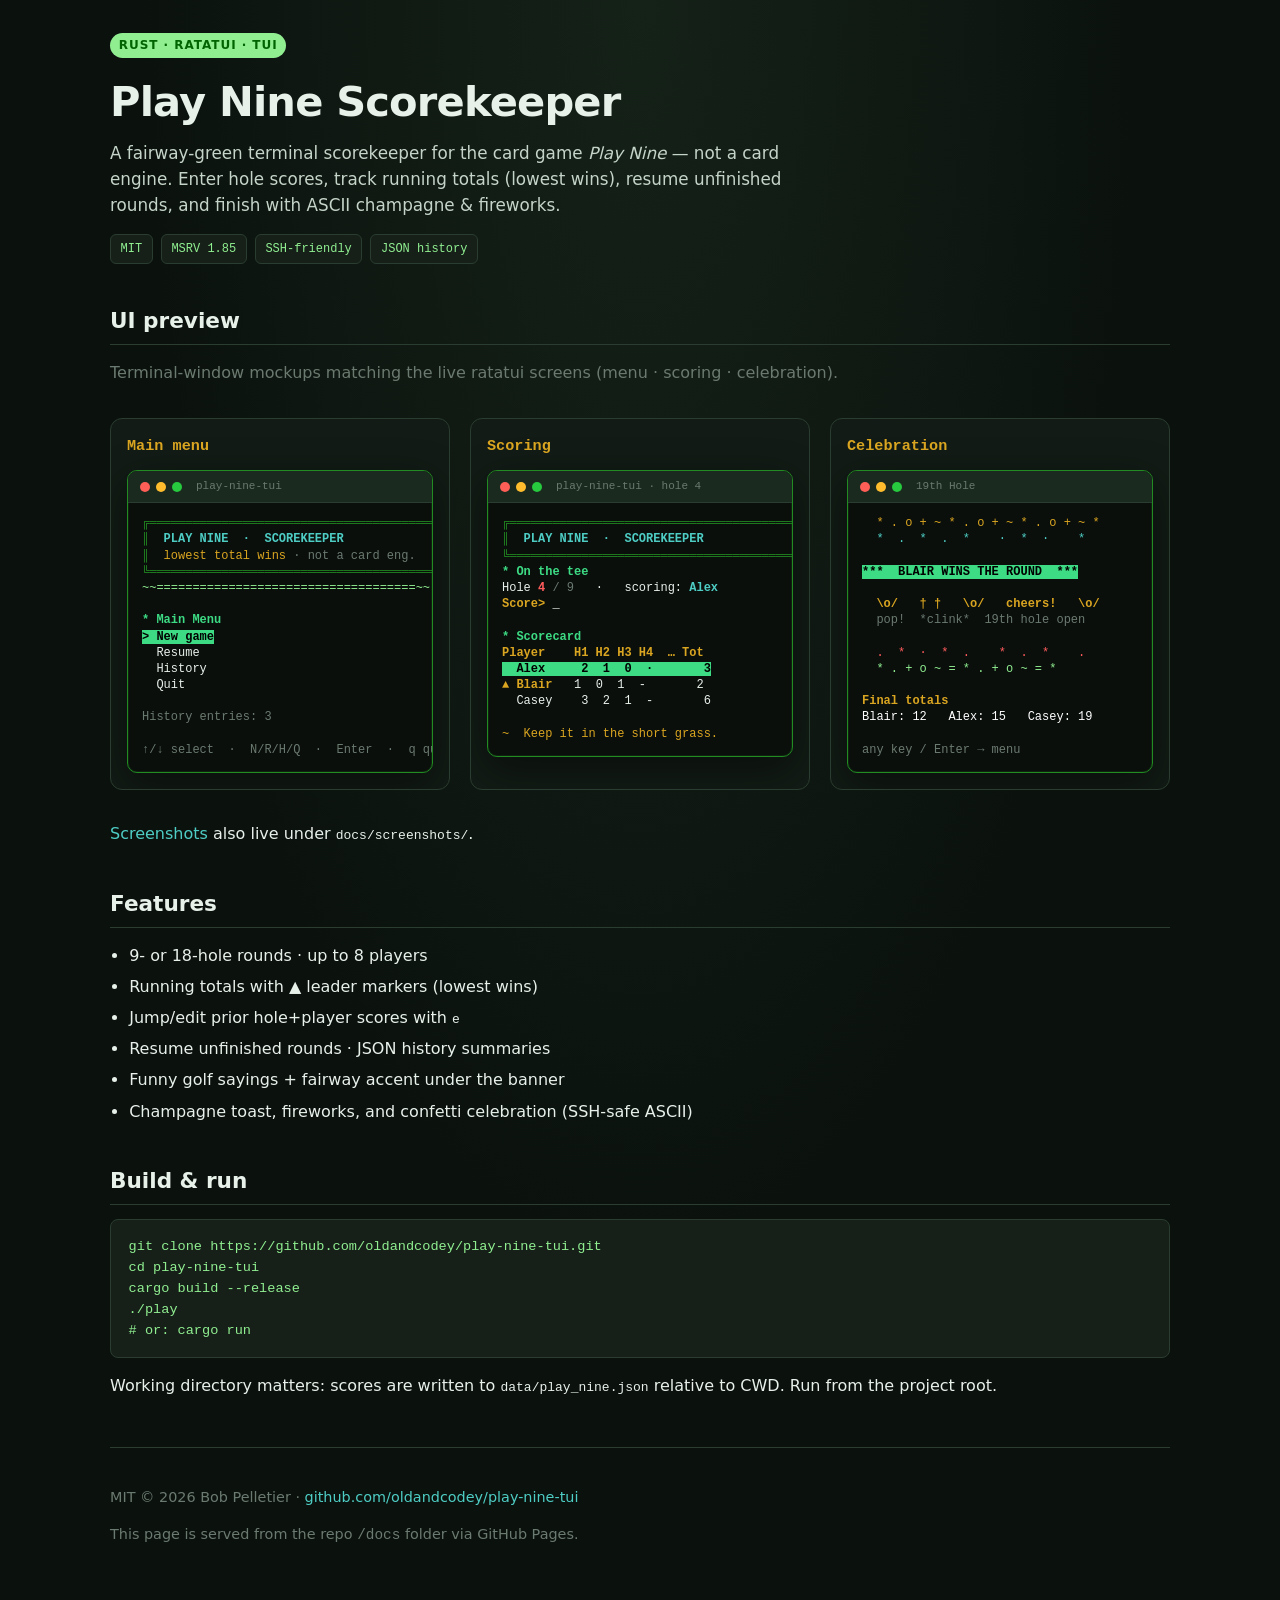
<file: docs/index.html>
<!DOCTYPE html>
<html lang="en">
<head>
  <meta charset="utf-8" />
  <meta name="viewport" content="width=device-width, initial-scale=1" />
  <title>Play Nine Scorekeeper TUI</title>
  <meta name="description" content="Rust + ratatui terminal scorekeeper for the card game Play Nine — hole scores, running totals, history, and ASCII celebration." />
  <link rel="stylesheet" href="styles.css" />
</head>
<body>
  <div class="wrap">
    <header class="hero">
      <div>
        <span class="tag">Rust · ratatui · TUI</span>
        <h1>Play Nine Scorekeeper</h1>
        <p class="lead">
          A fairway-green terminal scorekeeper for the card game <em>Play Nine</em> —
          not a card engine. Enter hole scores, track running totals (lowest wins),
          resume unfinished rounds, and finish with ASCII champagne &amp; fireworks.
        </p>
        <div class="badges">
          <span class="badge">MIT</span>
          <span class="badge">MSRV 1.85</span>
          <span class="badge">SSH-friendly</span>
          <span class="badge">JSON history</span>
        </div>
      </div>
    </header>

    <section>
      <h2>UI preview</h2>
      <p class="c-muted" style="color:var(--muted)">Terminal-window mockups matching the live ratatui screens (menu · scoring · celebration).</p>
      <div class="grid-3">
        <div class="card">
          <h3>Main menu</h3>
          <div class="term">
            <div class="term-bar"><span class="dot r"></span><span class="dot y"></span><span class="dot g"></span><span class="title">play-nine-tui</span></div>
            <div class="term-body"><span class="c-fairway">╔════════════════════════════════════════╗</span>
<span class="c-fairway">║</span>  <span class="c-sky"><b>PLAY NINE  ·  SCOREKEEPER</b></span>             <span class="c-fairway">║</span>
<span class="c-fairway">║</span>  <span class="c-sand">lowest total wins</span> <span class="c-muted">· not a card eng.</span>  <span class="c-fairway">║</span>
<span class="c-fairway">╚════════════════════════════════════════╝</span>
<span class="c-foam">~~====================================~~</span>

<span class="c-green"><b>* Main Menu </b></span>
<span class="sel">&gt; New game</span>
  Resume
  History
  Quit

<span class="c-muted">History entries: 3</span>

<span class="c-muted">↑/↓ select  ·  N/R/H/Q  ·  Enter  ·  q quit</span></div>
          </div>
        </div>
        <div class="card">
          <h3>Scoring</h3>
          <div class="term">
            <div class="term-bar"><span class="dot r"></span><span class="dot y"></span><span class="dot g"></span><span class="title">play-nine-tui · hole 4</span></div>
            <div class="term-body"><span class="c-fairway">╔════════════════════════════════════════╗</span>
<span class="c-fairway">║</span>  <span class="c-sky"><b>PLAY NINE  ·  SCOREKEEPER</b></span>             <span class="c-fairway">║</span>
<span class="c-fairway">╚════════════════════════════════════════╝</span>
<span class="c-green"><b>* On the tee </b></span>
Hole <span class="c-flag"><b>4</b></span> <span class="c-muted">/ 9</span>   ·   scoring: <span class="c-sky"><b>Alex</b></span>
<span class="c-sand"><b>Score&gt;</b></span> <span class="c-white">_</span>

<span class="c-green"><b>* Scorecard </b></span>
<span class="c-sand"><b>Player    H1 H2 H3 H4  … Tot</b></span>
<span class="sel">  Alex     2  1  0  ·       3</span>
<span class="c-sand"><b>▲ Blair</b></span>   1  0  1  -       2
  Casey    3  2  1  -       6

<span class="c-sand">~  Keep it in the short grass.</span></div>
          </div>
        </div>
        <div class="card">
          <h3>Celebration</h3>
          <div class="term">
            <div class="term-bar"><span class="dot r"></span><span class="dot y"></span><span class="dot g"></span><span class="title">19th Hole</span></div>
            <div class="term-body"><span class="c-sand">  * . o + ~ * . o + ~ * . o + ~ *</span>
<span class="c-sky">  *  .  *  .  *    ·  *  ·    *</span>

<span class="banner-win">***  BLAIR WINS THE ROUND  ***</span>

<span class="c-sand"><b>  \o/   † †   \o/   cheers!   \o/</b></span>
<span class="c-muted">  pop!  *clink*  19th hole open</span>

<span class="c-flag">  .  *  ·  *  .    *  .  *    .</span>
<span class="c-foam">  * . + o ~ = * . + o ~ = *</span>

<span class="c-sand"><b>Final totals</b></span>
<span class="c-white">Blair: 12   Alex: 15   Casey: 19</span>

<span class="c-muted">any key / Enter → menu</span></div>
          </div>
        </div>
      </div>
      <p><a href="screenshots/menu.png">Screenshots</a> also live under <code>docs/screenshots/</code>.</p>
    </section>

    <section>
      <h2>Features</h2>
      <ul class="features">
        <li>9- or 18-hole rounds · up to 8 players</li>
        <li>Running totals with <b>▲</b> leader markers (lowest wins)</li>
        <li>Jump/edit prior hole+player scores with <code>e</code></li>
        <li>Resume unfinished rounds · JSON history summaries</li>
        <li>Funny golf sayings + fairway accent under the banner</li>
        <li>Champagne toast, fireworks, and confetti celebration (SSH-safe ASCII)</li>
      </ul>
    </section>

    <section>
      <h2>Build &amp; run</h2>
<pre class="code">git clone https://github.com/oldandcodey/play-nine-tui.git
cd play-nine-tui
cargo build --release
./play
# or: cargo run</pre>
      <p>Working directory matters: scores are written to <code>data/play_nine.json</code> relative to CWD. Run from the project root.</p>
    </section>

    <footer class="footer">
      <p>MIT © 2026 Bob Pelletier · <a href="https://github.com/oldandcodey/play-nine-tui">github.com/oldandcodey/play-nine-tui</a></p>
      <p>This page is served from the repo <code>/docs</code> folder via GitHub Pages.</p>
    </footer>
  </div>
</body>
</html>
</file>
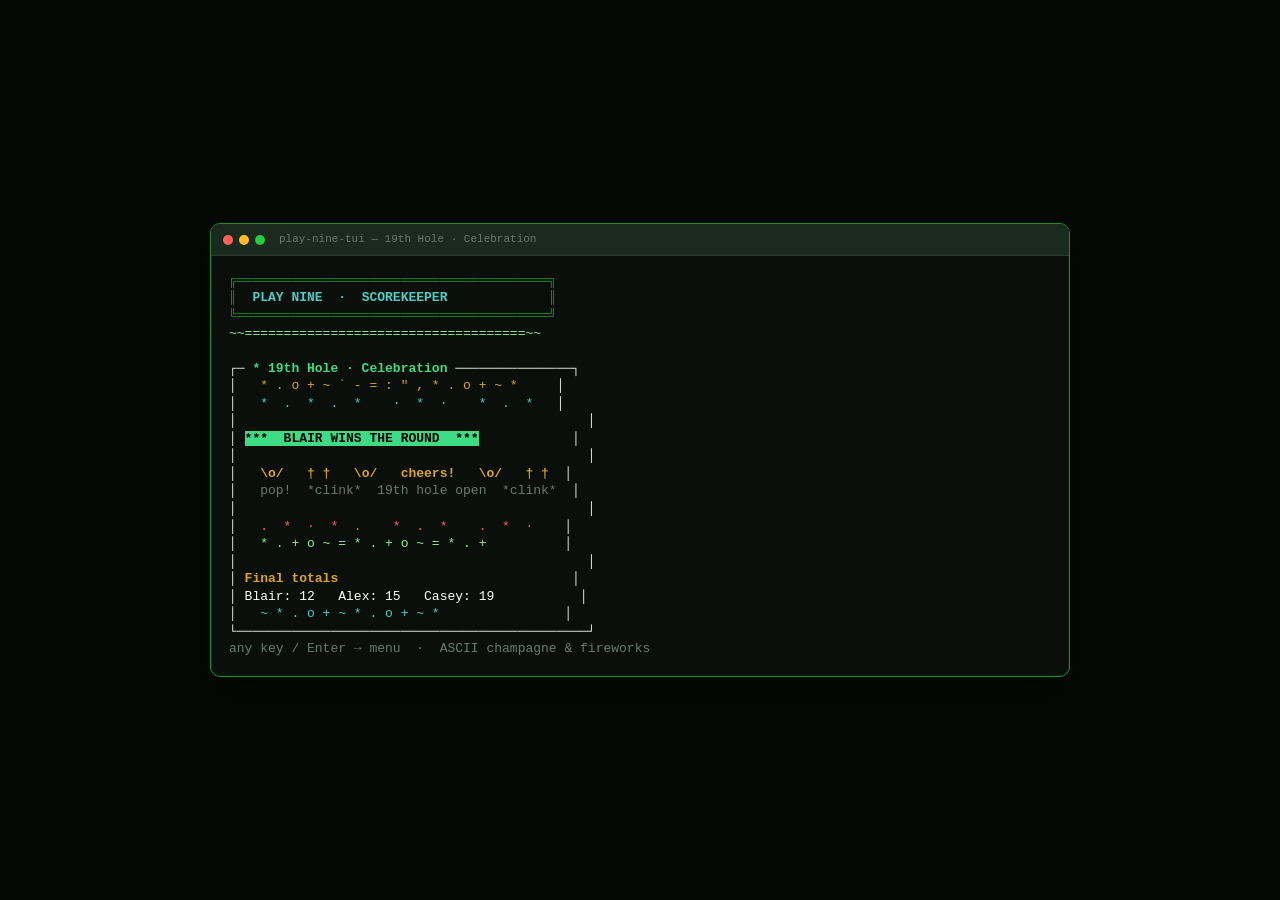
<file: docs/mock/celebration.html>
<!DOCTYPE html>
<html lang="en"><head>
<meta charset="utf-8"/><meta name="viewport" content="width=device-width, initial-scale=1"/>
<title>Play Nine — Celebration</title>
<link rel="stylesheet" href="../styles.css"/>
</head>
<body class="mock-page">
<div class="term">
  <div class="term-bar"><span class="dot r"></span><span class="dot y"></span><span class="dot g"></span><span class="title">play-nine-tui — 19th Hole · Celebration</span></div>
  <div class="term-body"><span class="c-fairway">╔════════════════════════════════════════╗</span>
<span class="c-fairway">║</span>  <span class="c-sky"><b>PLAY NINE  ·  SCOREKEEPER</b></span>             <span class="c-fairway">║</span>
<span class="c-fairway">╚════════════════════════════════════════╝</span>
<span class="c-foam">~~====================================~~</span>

┌─ <span class="box-title">* 19th Hole · Celebration </span>───────────────┐
│ <span class="c-sand">  * . o + ~ ` - = : " , * . o + ~ *</span>     │
│ <span class="c-sky">  *  .  *  .  *    ·  *  ·    *  .  *</span>   │
│                                             │
│ <span class="banner-win">***  BLAIR WINS THE ROUND  ***</span>            │
│                                             │
│ <span class="c-sand"><b>  \o/   † †   \o/   cheers!   \o/   † †</b></span>  │
│ <span class="c-muted">  pop!  *clink*  19th hole open  *clink*</span>  │
│                                             │
│ <span class="c-flag">  .  *  ·  *  .    *  .  *    .  *  ·</span>    │
│ <span class="c-foam">  * . + o ~ = * . + o ~ = * . +</span>          │
│                                             │
│ <span class="c-sand"><b>Final totals</b></span>                              │
│ <span class="c-white">Blair: 12   Alex: 15   Casey: 19</span>           │
│ <span class="c-sky">  ~ * . o + ~ * . o + ~ *</span>                │
└─────────────────────────────────────────────┘
<span class="c-muted">any key / Enter → menu  ·  ASCII champagne &amp; fireworks</span></div>
</div>
</body></html>
</file>
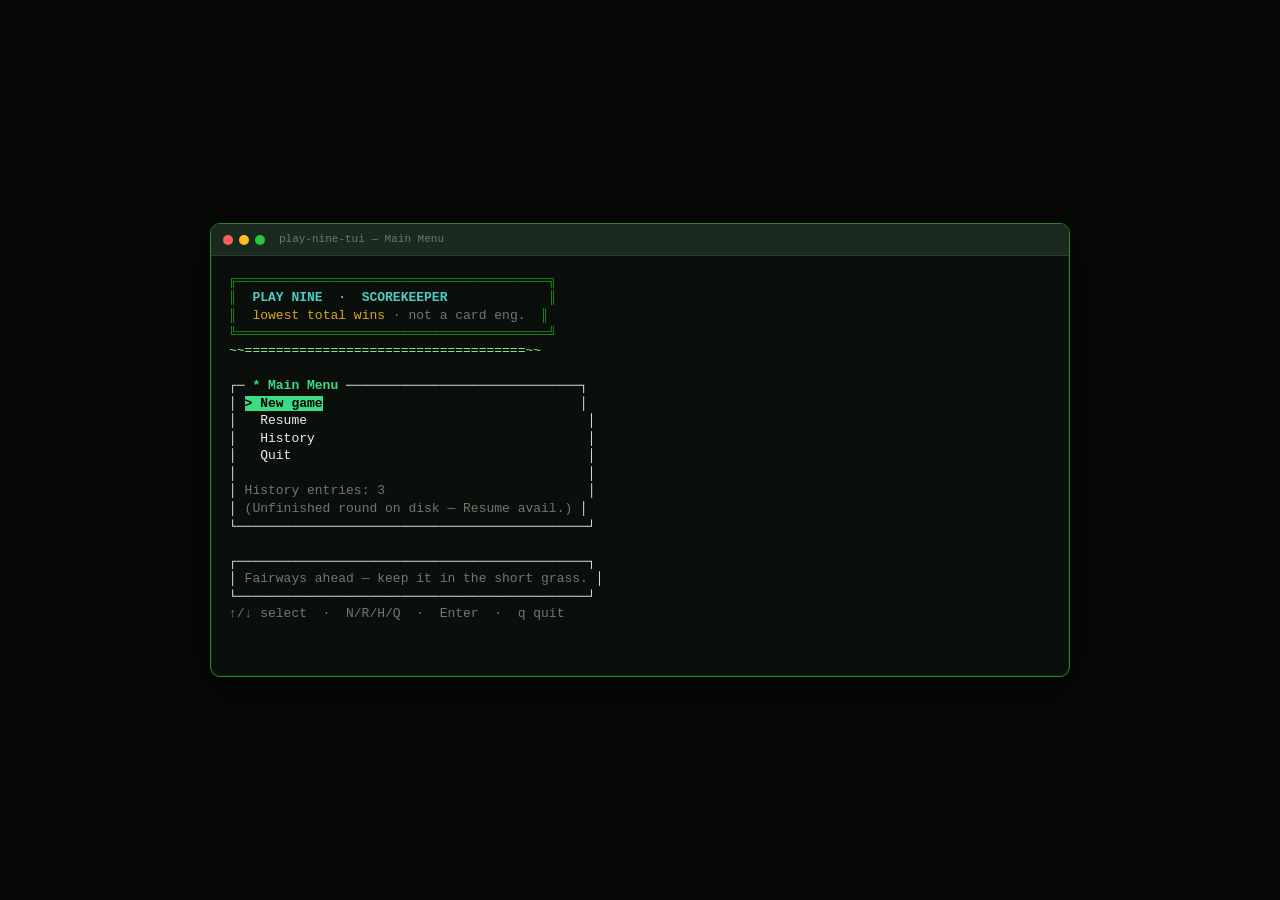
<file: docs/mock/menu.html>
<!DOCTYPE html>
<html lang="en"><head>
<meta charset="utf-8"/><meta name="viewport" content="width=device-width, initial-scale=1"/>
<title>Play Nine — Menu</title>
<link rel="stylesheet" href="../styles.css"/>
</head>
<body class="mock-page">
<div class="term">
  <div class="term-bar"><span class="dot r"></span><span class="dot y"></span><span class="dot g"></span><span class="title">play-nine-tui — Main Menu</span></div>
  <div class="term-body"><span class="c-fairway">╔════════════════════════════════════════╗</span>
<span class="c-fairway">║</span>  <span class="c-sky"><b>PLAY NINE  ·  SCOREKEEPER</b></span>             <span class="c-fairway">║</span>
<span class="c-fairway">║</span>  <span class="c-sand">lowest total wins</span> <span class="c-muted">· not a card eng.</span>  <span class="c-fairway">║</span>
<span class="c-fairway">╚════════════════════════════════════════╝</span>
<span class="c-foam">~~====================================~~</span>

┌─ <span class="box-title">* Main Menu </span>──────────────────────────────┐
│ <span class="sel">&gt; New game</span>                                 │
│   Resume                                    │
│   History                                   │
│   Quit                                      │
│                                             │
│ <span class="c-muted">History entries: 3</span>                          │
│ <span class="c-muted">(Unfinished round on disk — Resume avail.)</span> │
└─────────────────────────────────────────────┘

┌─────────────────────────────────────────────┐
│ <span class="c-muted">Fairways ahead — keep it in the short grass.</span> │
└─────────────────────────────────────────────┘
<span class="c-muted">↑/↓ select  ·  N/R/H/Q  ·  Enter  ·  q quit</span></div>
</div>
</body></html>
</file>
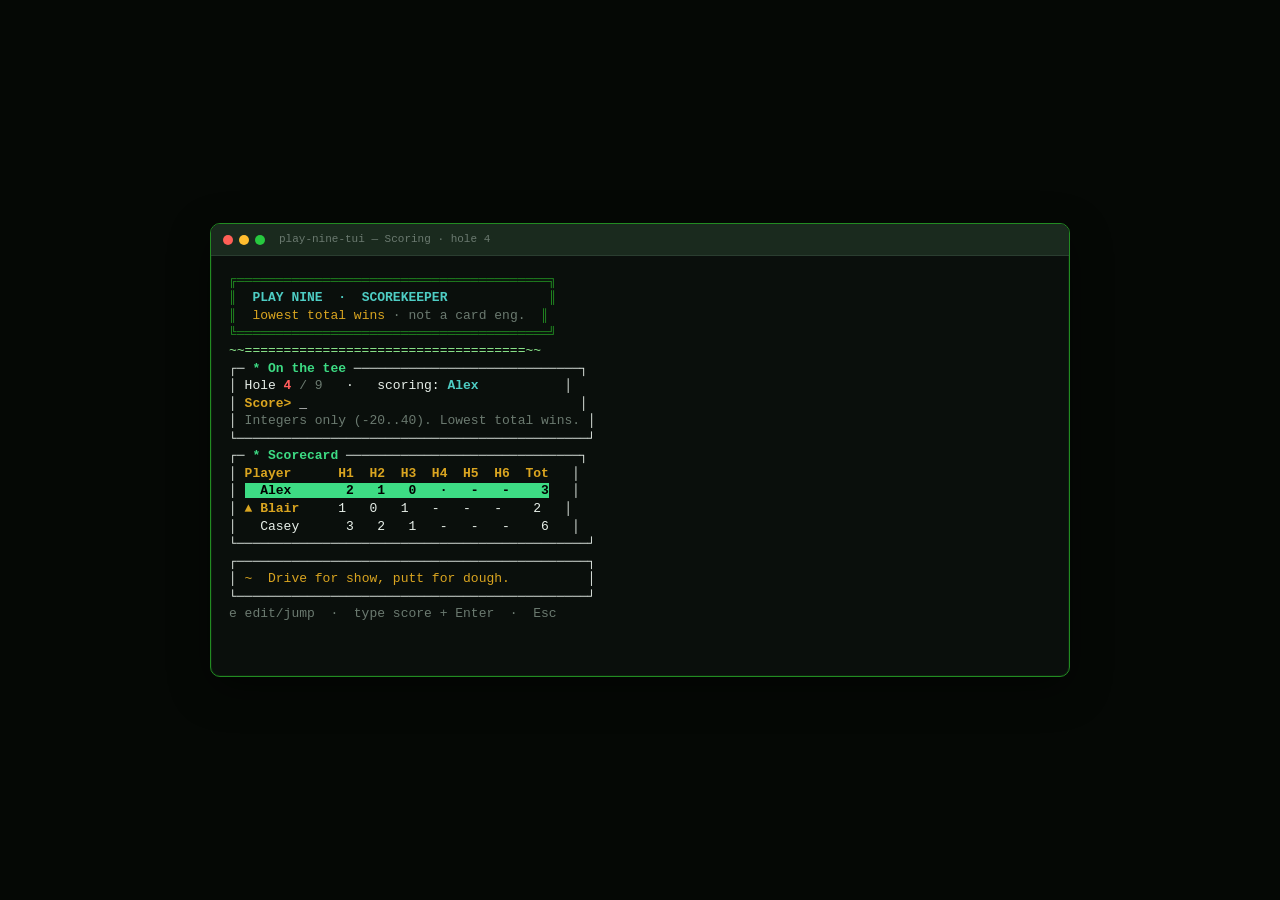
<file: docs/mock/scoring.html>
<!DOCTYPE html>
<html lang="en"><head>
<meta charset="utf-8"/><meta name="viewport" content="width=device-width, initial-scale=1"/>
<title>Play Nine — Scoring</title>
<link rel="stylesheet" href="../styles.css"/>
</head>
<body class="mock-page">
<div class="term">
  <div class="term-bar"><span class="dot r"></span><span class="dot y"></span><span class="dot g"></span><span class="title">play-nine-tui — Scoring · hole 4</span></div>
  <div class="term-body"><span class="c-fairway">╔════════════════════════════════════════╗</span>
<span class="c-fairway">║</span>  <span class="c-sky"><b>PLAY NINE  ·  SCOREKEEPER</b></span>             <span class="c-fairway">║</span>
<span class="c-fairway">║</span>  <span class="c-sand">lowest total wins</span> <span class="c-muted">· not a card eng.</span>  <span class="c-fairway">║</span>
<span class="c-fairway">╚════════════════════════════════════════╝</span>
<span class="c-foam">~~====================================~~</span>
┌─ <span class="box-title">* On the tee </span>─────────────────────────────┐
│ Hole <span class="c-flag"><b>4</b></span> <span class="c-muted">/ 9</span>   ·   scoring: <span class="c-sky"><b>Alex</b></span>           │
│ <span class="c-sand"><b>Score&gt;</b></span> <span class="c-white">_</span>                                   │
│ <span class="c-muted">Integers only (-20..40). Lowest total wins.</span> │
└─────────────────────────────────────────────┘
┌─ <span class="box-title">* Scorecard </span>──────────────────────────────┐
│ <span class="c-sand"><b>Player      H1  H2  H3  H4  H5  H6  Tot</b></span>   │
│ <span class="sel">  Alex       2   1   0   ·   -   -    3</span>   │
│ <span class="c-sand"><b>▲ Blair</b></span>     1   0   1   -   -   -    2   │
│   Casey      3   2   1   -   -   -    6   │
└─────────────────────────────────────────────┘
┌─────────────────────────────────────────────┐
│ <span class="c-sand">~  Drive for show, putt for dough.</span>          │
└─────────────────────────────────────────────┘
<span class="c-muted">e edit/jump  ·  type score + Enter  ·  Esc</span></div>
</div>
</body></html>
</file>
<file: docs/styles.css>
/* Play Nine TUI — GitHub Pages landing (self-contained, dark theme) */
:root {
  --bg: #0b120e;
  --bg2: #121b15;
  --panel: #162019;
  --fairway: #228b22;
  --green: #3ddc84;
  --deep: #006400;
  --sand: #daa520;
  --sky: #4ecdc4;
  --foam: #90ee90;
  --muted: #6b7a70;
  --text: #e8f0ea;
  --flag: #ff5c5c;
  --term-bg: #0a0f0c;
  --border: #2a3d30;
  --radius: 12px;
  --mono: ui-monospace, "SF Mono", Menlo, Consolas, "Liberation Mono", monospace;
  --sans: system-ui, -apple-system, "Segoe UI", Roboto, Ubuntu, sans-serif;
}

* { box-sizing: border-box; }
html { scroll-behavior: smooth; }
body {
  margin: 0;
  font-family: var(--sans);
  background: radial-gradient(ellipse at top, #152218 0%, var(--bg) 55%);
  color: var(--text);
  line-height: 1.55;
  min-height: 100vh;
}

a { color: var(--sky); text-decoration: none; }
a:hover { text-decoration: underline; }

.wrap { max-width: 1100px; margin: 0 auto; padding: 2rem 1.25rem 4rem; }

.hero {
  display: grid;
  gap: 1.5rem;
  margin-bottom: 2.5rem;
}
.hero h1 {
  margin: 0 0 0.35rem;
  font-size: clamp(1.8rem, 4vw, 2.6rem);
  letter-spacing: -0.02em;
}
.hero .tag {
  display: inline-block;
  font-size: 0.75rem;
  font-weight: 700;
  letter-spacing: 0.08em;
  text-transform: uppercase;
  color: var(--deep);
  background: var(--foam);
  padding: 0.2rem 0.55rem;
  border-radius: 999px;
  margin-bottom: 0.75rem;
}
.hero p.lead { margin: 0; color: #c5d4c9; max-width: 42rem; font-size: 1.05rem; }
.badges { display: flex; flex-wrap: wrap; gap: 0.5rem; margin-top: 1rem; }
.badge {
  font-family: var(--mono);
  font-size: 0.75rem;
  padding: 0.3rem 0.6rem;
  border: 1px solid var(--border);
  border-radius: 6px;
  background: var(--panel);
  color: var(--foam);
}

.grid-3 {
  display: grid;
  grid-template-columns: repeat(auto-fit, minmax(280px, 1fr));
  gap: 1.25rem;
  margin: 2rem 0;
}
.card {
  background: var(--bg2);
  border: 1px solid var(--border);
  border-radius: var(--radius);
  padding: 1rem;
  overflow: hidden;
}
.card h3 {
  margin: 0 0 0.75rem;
  font-size: 0.95rem;
  color: var(--sand);
  font-family: var(--mono);
}

/* Terminal chrome */
.term {
  background: var(--term-bg);
  border: 1px solid var(--fairway);
  border-radius: 10px;
  box-shadow: 0 12px 40px rgba(0,0,0,0.45), inset 0 0 0 1px rgba(34,139,34,0.15);
  overflow: hidden;
  font-family: var(--mono);
  font-size: 12px;
  line-height: 1.35;
}
.term-bar {
  display: flex;
  align-items: center;
  gap: 6px;
  padding: 8px 12px;
  background: #1a2a1e;
  border-bottom: 1px solid var(--border);
}
.term-bar .dot { width: 10px; height: 10px; border-radius: 50%; }
.term-bar .dot.r { background: #ff5f56; }
.term-bar .dot.y { background: #ffbd2e; }
.term-bar .dot.g { background: #27c93f; }
.term-bar .title { margin-left: 8px; color: var(--muted); font-size: 11px; }
.term-body {
  padding: 12px 14px 14px;
  color: var(--text);
  white-space: pre;
  overflow-x: auto;
  min-height: 220px;
}

.c-fairway { color: var(--fairway); }
.c-green { color: var(--green); }
.c-sand { color: var(--sand); }
.c-sky { color: var(--sky); }
.c-foam { color: var(--foam); }
.c-muted { color: var(--muted); }
.c-flag { color: var(--flag); }
.c-white { color: #fff; }
.sel { background: var(--green); color: #000; font-weight: 700; }
.banner-win { background: var(--green); color: #000; font-weight: 700; }

.box-title { color: var(--green); font-weight: 700; }
.border-line { color: var(--fairway); }

section { margin: 2.5rem 0; }
section h2 {
  font-size: 1.35rem;
  margin: 0 0 0.75rem;
  border-bottom: 1px solid var(--border);
  padding-bottom: 0.4rem;
}
ul.features { padding-left: 1.2rem; }
ul.features li { margin: 0.4rem 0; }

pre.code {
  background: var(--panel);
  border: 1px solid var(--border);
  border-radius: 8px;
  padding: 1rem 1.1rem;
  overflow-x: auto;
  font-family: var(--mono);
  font-size: 0.85rem;
  color: var(--foam);
}

.footer {
  margin-top: 3rem;
  padding-top: 1.5rem;
  border-top: 1px solid var(--border);
  color: var(--muted);
  font-size: 0.9rem;
}

/* Full-viewport mock pages for screenshots */
body.mock-page {
  background: #050805;
  display: flex;
  align-items: center;
  justify-content: center;
  min-height: 100vh;
  padding: 24px;
}
body.mock-page .term {
  width: min(860px, 100%);
  font-size: 13px;
}
body.mock-page .term-body { min-height: 420px; padding: 16px 18px; }
</file>
